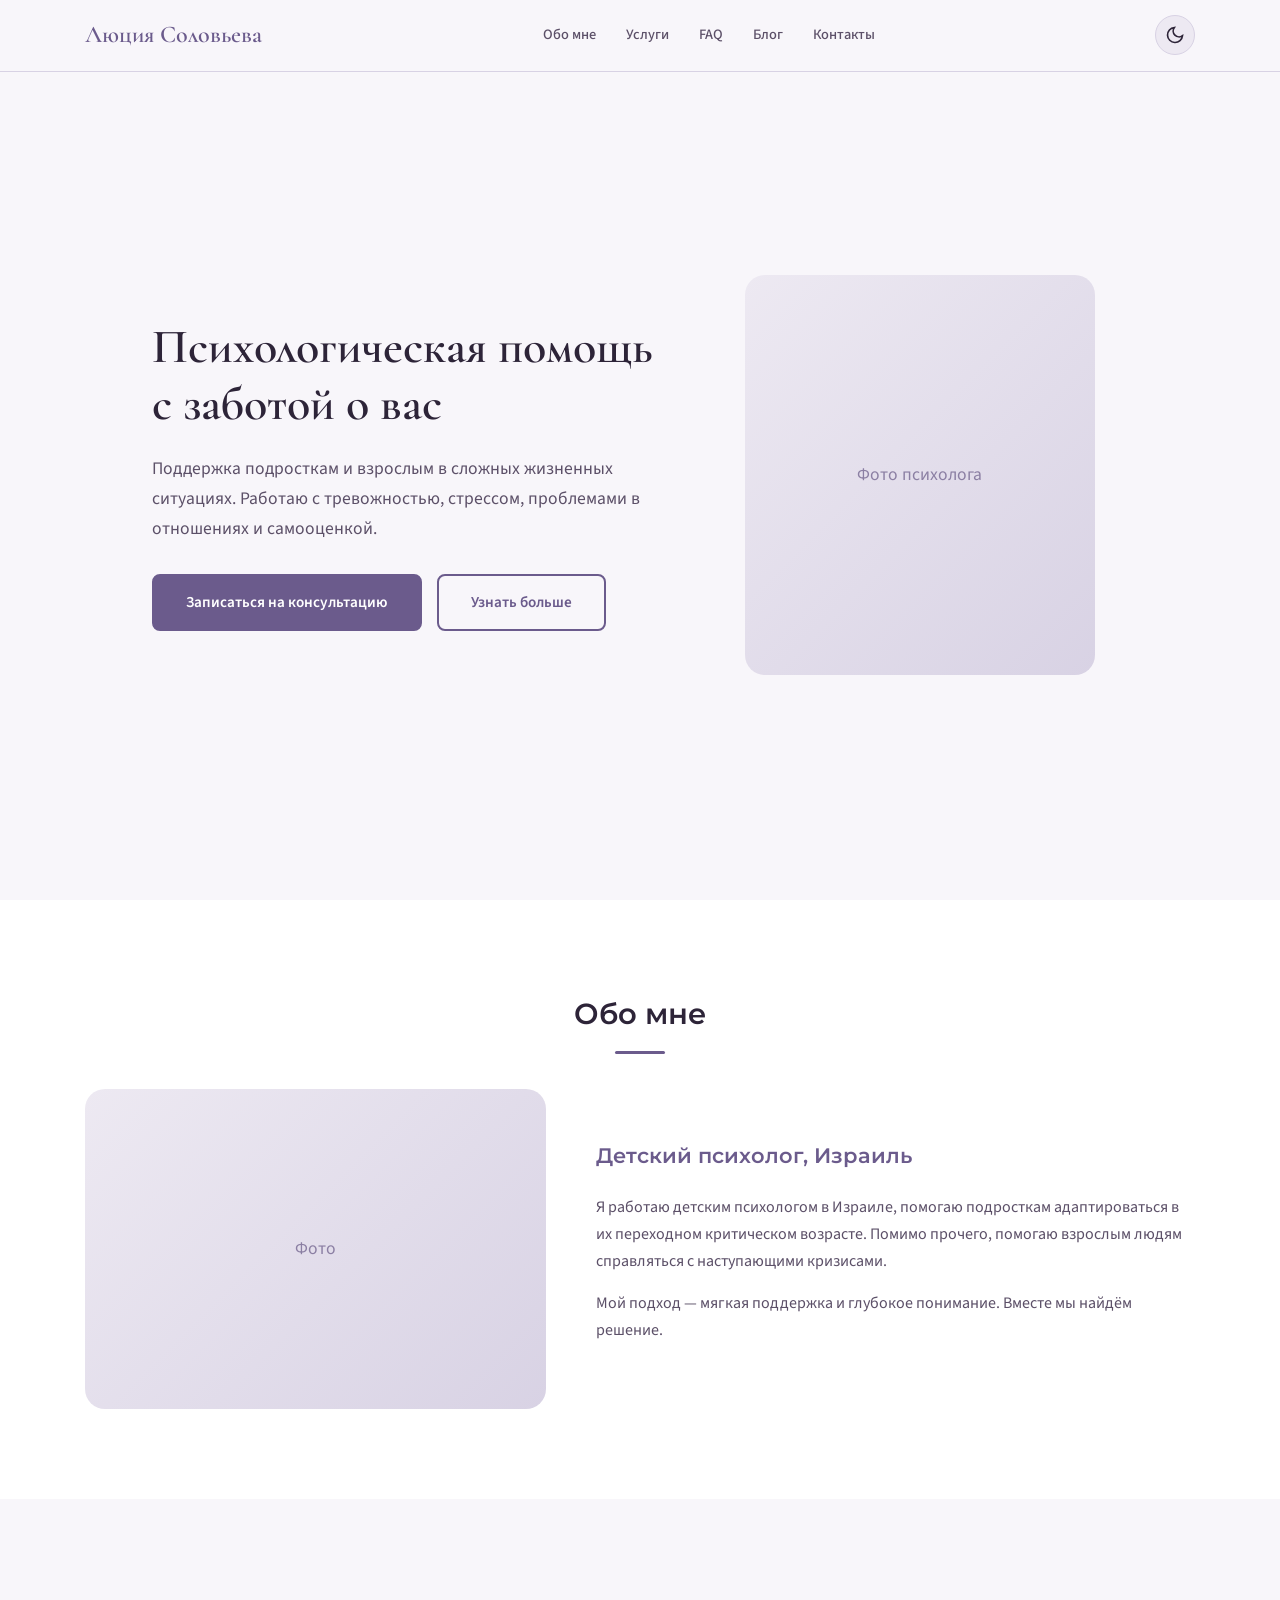
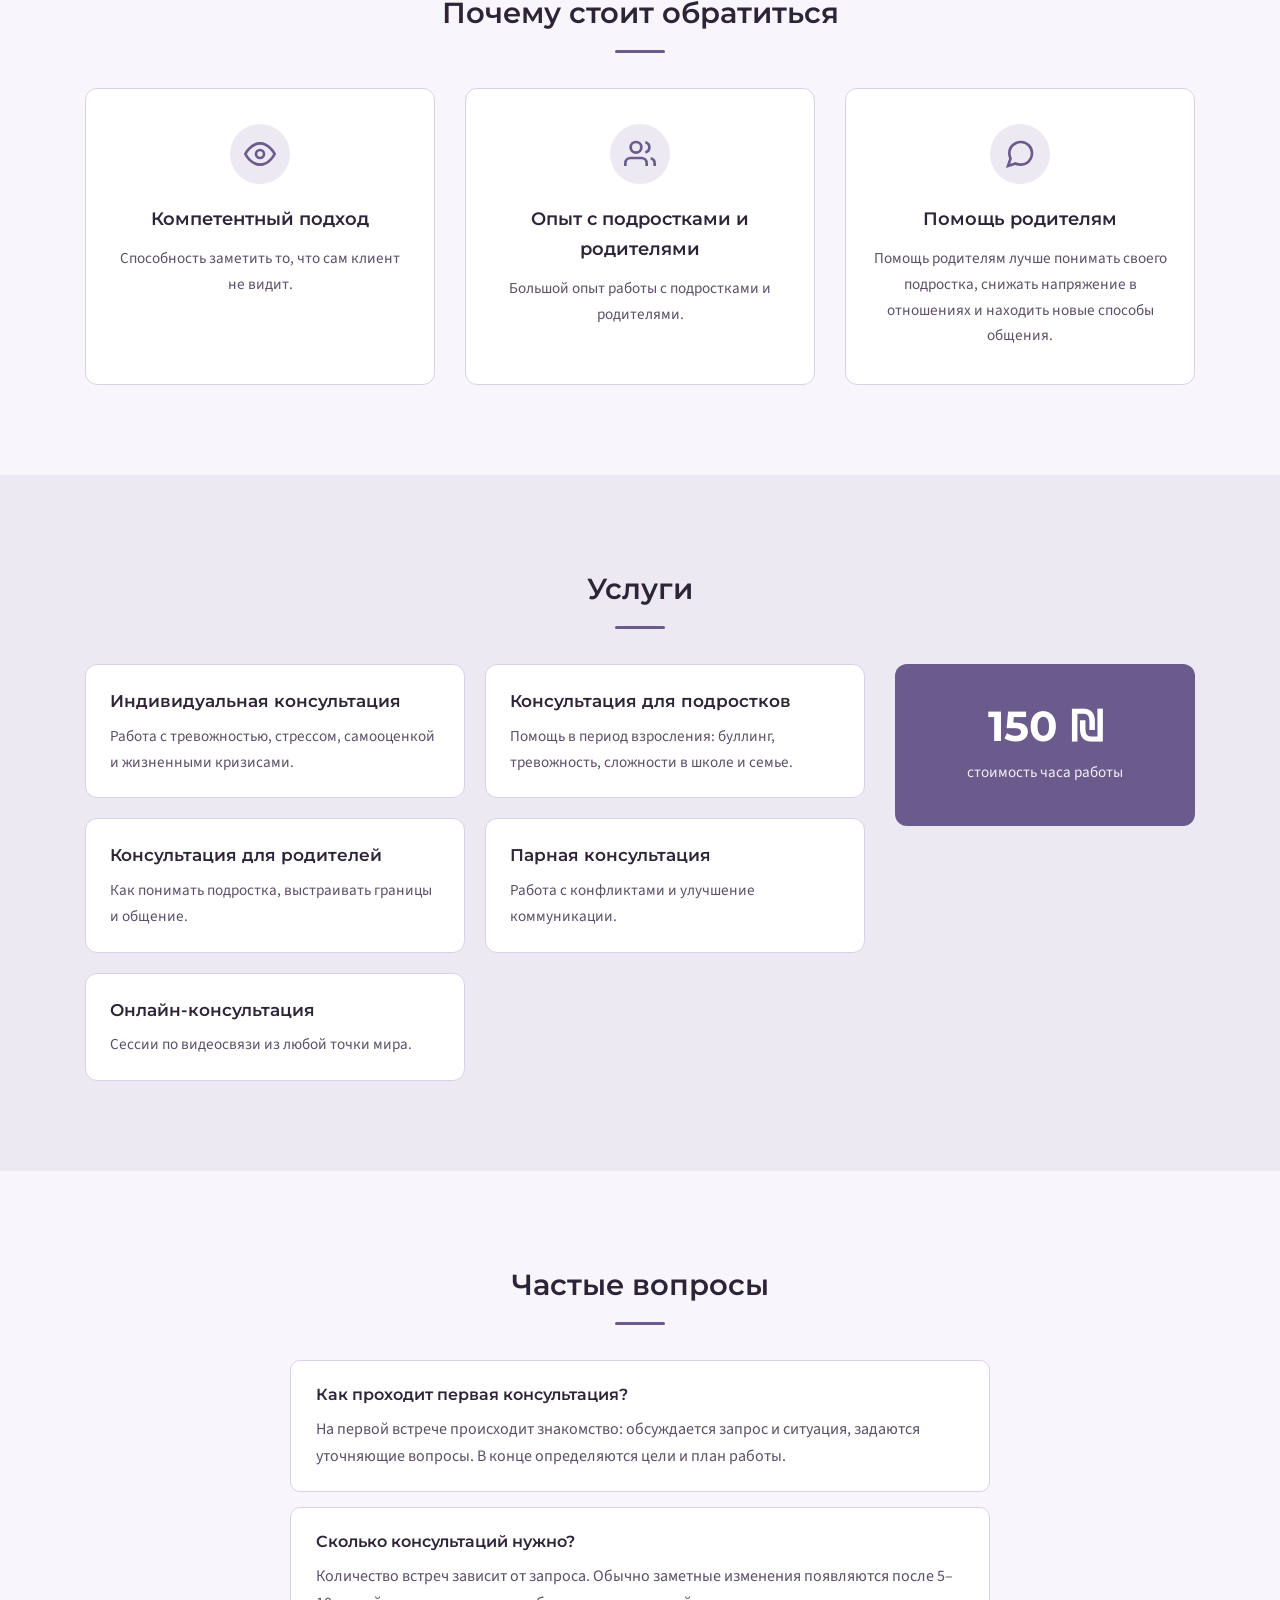
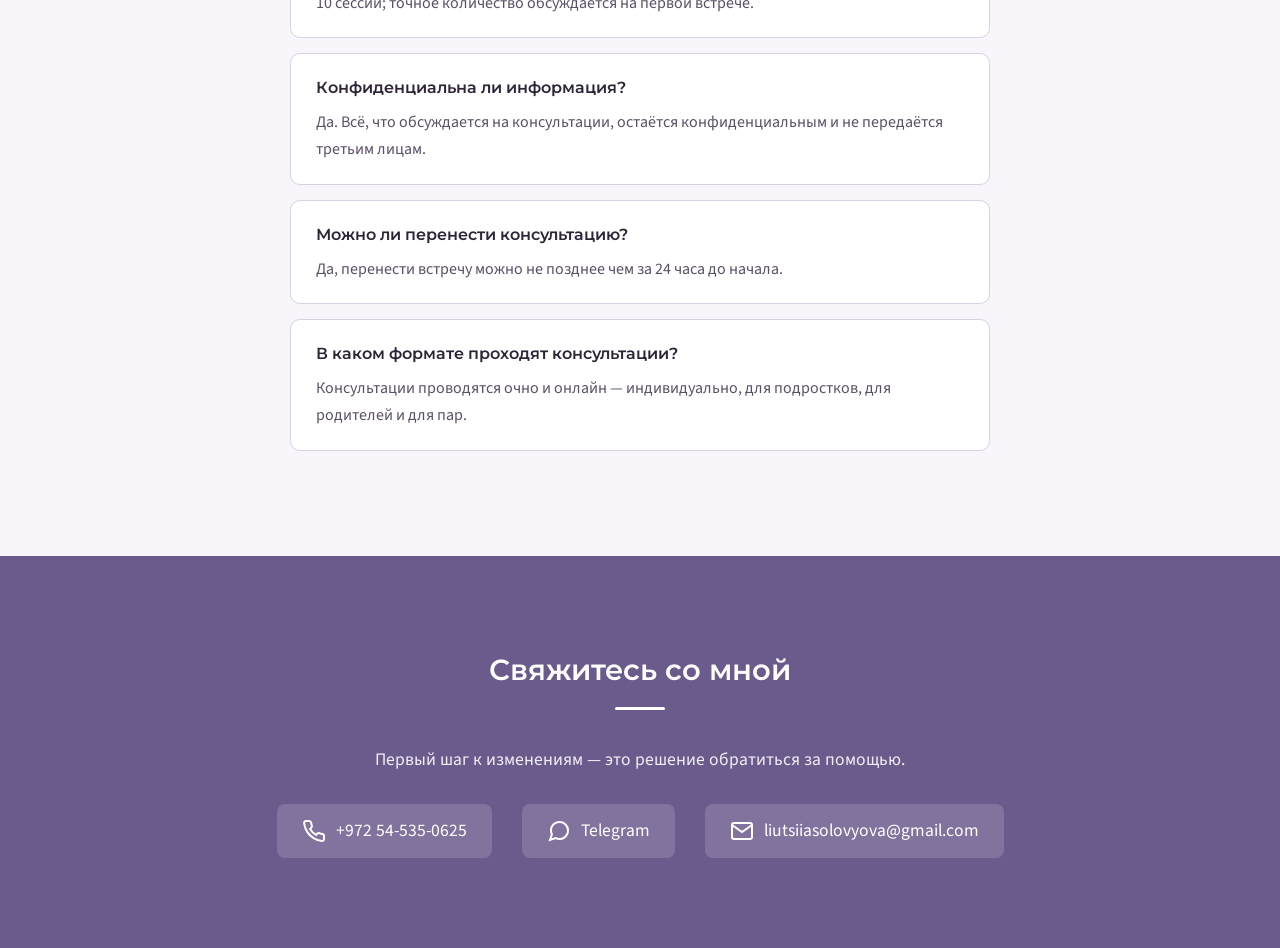
<file: index.html>
<!DOCTYPE html>
<html lang="ru">
<head>
    <meta charset="UTF-8">
    <meta name="viewport" content="width=device-width, initial-scale=1.0">
    <meta name="description" content="Психологическая помощь подросткам и взрослым. Индивидуальные консультации, работа с тревожностью, стрессом и отношениями.">
    <meta name="keywords" content="психолог, консультация психолога, помощь подросткам, тревожность, стресс, отношения">
    <meta property="og:title" content="Психолог - Консультации">
    <meta property="og:description" content="Профессиональная психологическая помощь">
    <title>Психолог | Консультации</title>
    <link rel="preconnect" href="https://fonts.googleapis.com">
    <link rel="preconnect" href="https://fonts.gstatic.com" crossorigin>
    <link href="https://fonts.googleapis.com/css2?family=Cormorant+Garamond:wght@400;600&family=Montserrat:wght@400;600;700&family=Source+Sans+Pro:wght@300;400;600&display=swap" rel="stylesheet">
    <link rel="stylesheet" href="css/style.css">
</head>
<body>
    <header class="header">
        <div class="container header__inner">
            <a href="#" class="logo">Люция Соловьева</a>
            <nav class="nav">
                <a href="#about" class="nav__link">Обо мне</a>
                <a href="#services" class="nav__link">Услуги</a>
                <a href="#faq" class="nav__link">FAQ</a>
                <a href="blog.html" class="nav__link">Блог</a>
                <a href="#contacts" class="nav__link">Контакты</a>
            </nav>
            <button class="theme-toggle" id="themeToggle" aria-label="Переключить тему">
                <svg class="icon-sun" width="20" height="20" viewBox="0 0 24 24" fill="none" stroke="currentColor" stroke-width="2">
                    <circle cx="12" cy="12" r="5"></circle>
                    <line x1="12" y1="1" x2="12" y2="3"></line>
                    <line x1="12" y1="21" x2="12" y2="23"></line>
                    <line x1="4.22" y1="4.22" x2="5.64" y2="5.64"></line>
                    <line x1="18.36" y1="18.36" x2="19.78" y2="19.78"></line>
                    <line x1="1" y1="12" x2="3" y2="12"></line>
                    <line x1="21" y1="12" x2="23" y2="12"></line>
                    <line x1="4.22" y1="19.78" x2="5.64" y2="18.36"></line>
                    <line x1="18.36" y1="5.64" x2="19.78" y2="4.22"></line>
                </svg>
                <svg class="icon-moon" width="20" height="20" viewBox="0 0 24 24" fill="none" stroke="currentColor" stroke-width="2">
                    <path d="M21 12.79A9 9 0 1 1 11.21 3 7 7 0 0 0 21 12.79z"></path>
                </svg>
            </button>
            <button class="mobile-menu-btn" id="mobileMenuBtn" aria-label="Меню">
                <span></span>
                <span></span>
                <span></span>
            </button>
        </div>
    </header>

    <section class="hero">
        <div class="container hero__inner">
            <div class="hero__content">
                <h1 class="hero__title">Психологическая помощь<br>с заботой о вас</h1>
                <p class="hero__subtitle">Поддержка подросткам и взрослым в сложных жизненных ситуациях. Работаю с тревожностью, стрессом, проблемами в отношениях и самооценкой.</p>
                <div class="hero__buttons">
                    <a href="#contacts" class="btn btn--primary">Записаться на консультацию</a>
                    <a href="#about" class="btn btn--secondary">Узнать больше</a>
                </div>
            </div>
            <div class="hero__image">
                <div class="hero__photo-placeholder">Фото психолога</div>
            </div>
        </div>
    </section>

    <section class="section about" id="about">
        <div class="container">
            <h2 class="section-title">Обо мне</h2>
            <div class="about__grid">
                <div class="about__photo">
                    <div class="photo-placeholder">Фото</div>
                </div>
                <div class="about__content">
                    <h3>Детский психолог, Израиль</h3>
                    <p>Я работаю детским психологом в Израиле, помогаю подросткам адаптироваться в их переходном критическом возрасте. Помимо прочего, помогаю взрослым людям справляться с наступающими кризисами.</p>
                    <p>Мой подход — мягкая поддержка и глубокое понимание. Вместе мы найдём решение.</p>
                </div>
            </div>
        </div>
    </section>

    <section class="section advantages">
        <div class="container">
            <h2 class="section-title">Почему стоит обратиться</h2>
            <div class="advantages__grid">
                <div class="advantage-card">
                    <div class="advantage-card__icon">
                        <svg width="32" height="32" viewBox="0 0 24 24" fill="none" stroke="currentColor" stroke-width="2">
                            <path d="M1 12s4-8 11-8 11 8 11 8-4 8-11 8-11-8-11-8z"></path>
                            <circle cx="12" cy="12" r="3"></circle>
                        </svg>
                    </div>
                    <h3>Компетентный подход</h3>
                    <p>Способность заметить то, что сам клиент не видит.</p>
                </div>
                <div class="advantage-card">
                    <div class="advantage-card__icon">
                        <svg width="32" height="32" viewBox="0 0 24 24" fill="none" stroke="currentColor" stroke-width="2">
                            <path d="M17 21v-2a4 4 0 0 0-4-4H5a4 4 0 0 0-4 4v2"></path>
                            <circle cx="9" cy="7" r="4"></circle>
                            <path d="M23 21v-2a4 4 0 0 0-3-3.87"></path>
                            <path d="M16 3.13a4 4 0 0 1 0 7.75"></path>
                        </svg>
                    </div>
                    <h3>Опыт с подростками и родителями</h3>
                    <p>Большой опыт работы с подростками и родителями.</p>
                </div>
                <div class="advantage-card">
                    <div class="advantage-card__icon">
                        <svg width="32" height="32" viewBox="0 0 24 24" fill="none" stroke="currentColor" stroke-width="2">
                            <path d="M21 11.5a8.38 8.38 0 0 1-.9 3.8 8.5 8.5 0 0 1-7.6 4.7 8.38 8.38 0 0 1-3.8-.9L3 21l1.9-5.7a8.38 8.38 0 0 1-.9-3.8 8.5 8.5 0 0 1 4.7-7.6 8.38 8.38 0 0 1 3.8-.9h.5a8.48 8.48 0 0 1 8 8v.5z"></path>
                        </svg>
                    </div>
                    <h3>Помощь родителям</h3>
                    <p>Помощь родителям лучше понимать своего подростка, снижать напряжение в отношениях и находить новые способы общения.</p>
                </div>
            </div>
        </div>
    </section>

    <section class="section services" id="services">
        <div class="container">
            <h2 class="section-title">Услуги</h2>
            <div class="services__inner">
                <ul class="services__list">
                    <li>
                        <span class="services__name">Индивидуальная консультация</span>
                        <span class="services__desc">Работа с тревожностью, стрессом, самооценкой и жизненными кризисами.</span>
                    </li>
                    <li>
                        <span class="services__name">Консультация для подростков</span>
                        <span class="services__desc">Помощь в период взросления: буллинг, тревожность, сложности в школе и семье.</span>
                    </li>
                    <li>
                        <span class="services__name">Консультация для родителей</span>
                        <span class="services__desc">Как понимать подростка, выстраивать границы и общение.</span>
                    </li>
                    <li>
                        <span class="services__name">Парная консультация</span>
                        <span class="services__desc">Работа с конфликтами и улучшение коммуникации.</span>
                    </li>
                    <li>
                        <span class="services__name">Онлайн-консультация</span>
                        <span class="services__desc">Сессии по видеосвязи из любой точки мира.</span>
                    </li>
                </ul>
                <aside class="services__price">
                    <div class="services__price-value">150 ₪</div>
                    <div class="services__price-label">стоимость часа работы</div>
                </aside>
            </div>
        </div>
    </section>

    <section class="section faq" id="faq">
        <div class="container">
            <h2 class="section-title">Частые вопросы</h2>
            <div class="faq__list">
                <div class="faq__item">
                    <div class="faq__question">Как проходит первая консультация?</div>
                    <div class="faq__answer">
                        <p>На первой встрече происходит знакомство: обсуждается запрос и ситуация, задаются уточняющие вопросы. В конце определяются цели и план работы.</p>
                    </div>
                </div>
                <div class="faq__item">
                    <div class="faq__question">Сколько консультаций нужно?</div>
                    <div class="faq__answer">
                        <p>Количество встреч зависит от запроса. Обычно заметные изменения появляются после 5–10 сессий; точное количество обсуждается на первой встрече.</p>
                    </div>
                </div>
                <div class="faq__item">
                    <div class="faq__question">Конфиденциальна ли информация?</div>
                    <div class="faq__answer">
                        <p>Да. Всё, что обсуждается на консультации, остаётся конфиденциальным и не передаётся третьим лицам.</p>
                    </div>
                </div>
                <div class="faq__item">
                    <div class="faq__question">Можно ли перенести консультацию?</div>
                    <div class="faq__answer">
                        <p>Да, перенести встречу можно не позднее чем за 24 часа до начала.</p>
                    </div>
                </div>
                <div class="faq__item">
                    <div class="faq__question">В каком формате проходят консультации?</div>
                    <div class="faq__answer">
                        <p>Консультации проводятся очно и онлайн — индивидуально, для подростков, для родителей и для пар.</p>
                    </div>
                </div>
            </div>
        </div>
    </section>

    <section class="section contacts" id="contacts">
        <div class="container">
            <h2 class="section-title">Свяжитесь со мной</h2>
            <p class="contacts__text">Первый шаг к изменениям — это решение обратиться за помощью.</p>
            <div class="contacts__links">
                <a href="tel:+972545350625" class="contact-link">
                    <svg width="24" height="24" viewBox="0 0 24 24" fill="none" stroke="currentColor" stroke-width="2">
                        <path d="M22 16.92v3a2 2 0 0 1-2.18 2 19.79 19.79 0 0 1-8.63-3.07 19.5 19.5 0 0 1-6-6 19.79 19.79 0 0 1-3.07-8.67A2 2 0 0 1 4.11 2h3a2 2 0 0 1 2 1.72 12.84 12.84 0 0 0 .7 2.81 2 2 0 0 1-.45 2.11L8.09 9.91a16 16 0 0 0 6 6l1.27-1.27a2 2 0 0 1 2.11-.45 12.84 12.84 0 0 0 2.81.7A2 2 0 0 1 22 16.92z"></path>
                    </svg>
                    +972 54-535-0625
                </a>
                <a href="https://t.me/Lutsiasivokon" class="contact-link" target="_blank" rel="noopener">
                    <svg width="24" height="24" viewBox="0 0 24 24" fill="none" stroke="currentColor" stroke-width="2">
                        <path d="M21 11.5a8.38 8.38 0 0 1-.9 3.8 8.5 8.5 0 0 1-7.6 4.7 8.38 8.38 0 0 1-3.8-.9L3 21l1.9-5.7a8.38 8.38 0 0 1-.9-3.8 8.5 8.5 0 0 1 4.7-7.6 8.38 8.38 0 0 1 3.8-.9h.5a8.48 8.48 0 0 1 8 8v.5z"></path>
                    </svg>
                    Telegram
                </a>
                <a href="mailto:liutsiiasolovyova@gmail.com" class="contact-link">
                    <svg width="24" height="24" viewBox="0 0 24 24" fill="none" stroke="currentColor" stroke-width="2">
                        <path d="M4 4h16c1.1 0 2 .9 2 2v12c0 1.1-.9 2-2 2H4c-1.1 0-2-.9-2-2V6c0-1.1.9-2 2-2z"></path>
                        <polyline points="22,6 12,13 2,6"></polyline>
                    </svg>
                    liutsiiasolovyova@gmail.com
                </a>
            </div>
        </div>
    </section>

    <button class="scroll-top" id="scrollTop" aria-label="Наверх">
        <svg width="24" height="24" viewBox="0 0 24 24" fill="none" stroke="currentColor" stroke-width="2">
            <polyline points="18 15 12 9 6 15"></polyline>
        </svg>
    </button>

    <script src="js/script.js"></script>
</body>
</html>
</file>
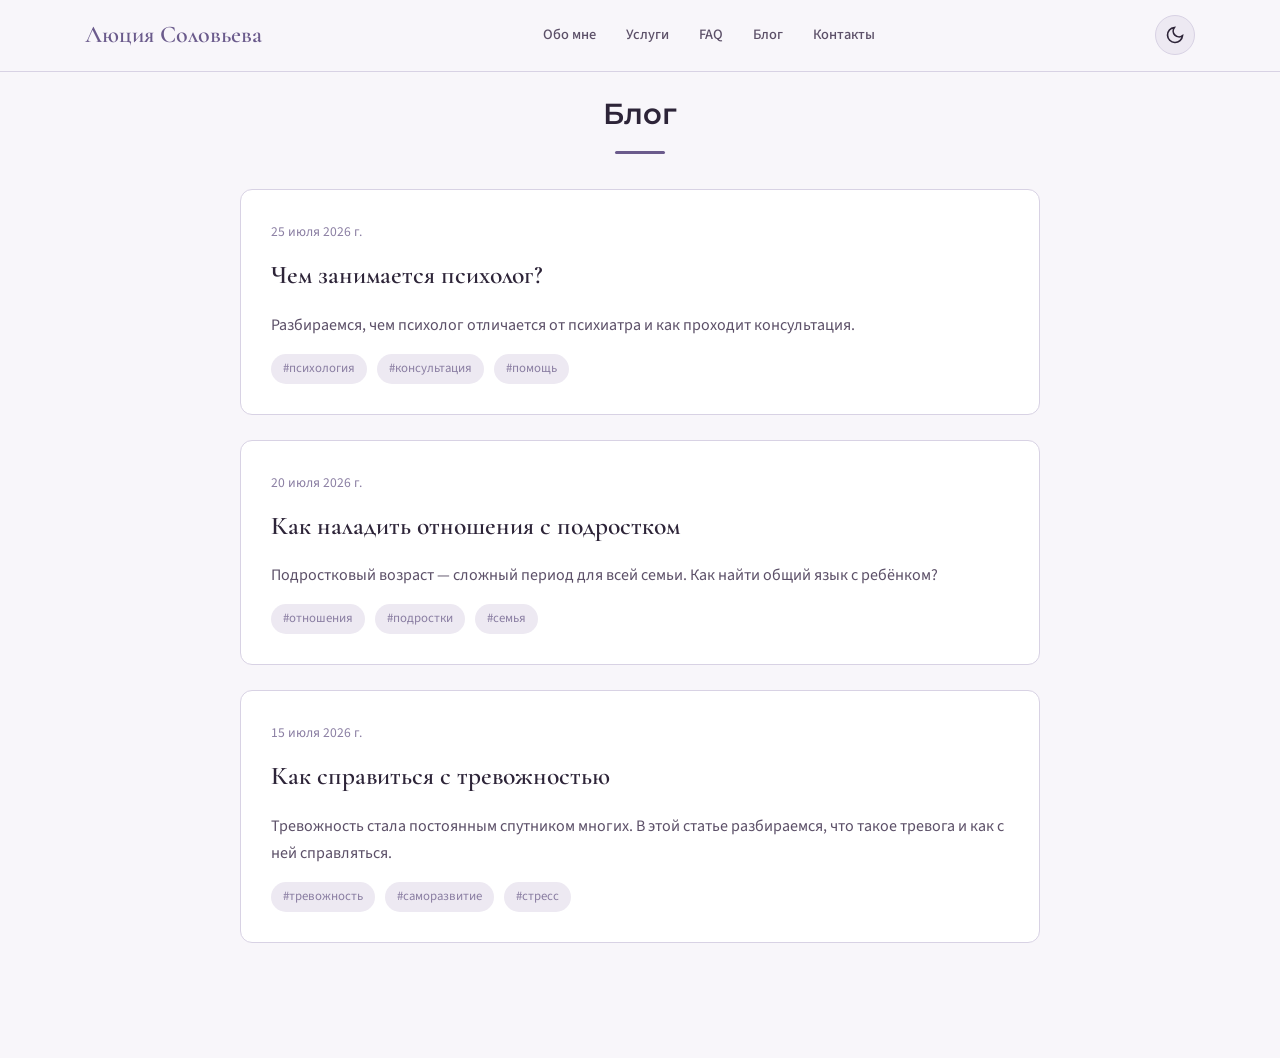
<file: blog.html>
<!DOCTYPE html>
<html lang="ru">
<head>
    <meta charset="UTF-8">
    <meta name="viewport" content="width=device-width, initial-scale=1.0">
    <meta name="description" content="Блог психолога. Статьи о психологии, отношениях, саморазвитии.">
    <meta name="keywords" content="блог, психология, статьи, саморазвитие">
    <title>Блог | Психолог</title>
    <link rel="preconnect" href="https://fonts.googleapis.com">
    <link rel="preconnect" href="https://fonts.gstatic.com" crossorigin>
    <link href="https://fonts.googleapis.com/css2?family=Cormorant+Garamond:wght@400;600&family=Montserrat:wght@400;600;700&family=Source+Sans+Pro:wght@300;400;600&display=swap" rel="stylesheet">
    <link rel="stylesheet" href="css/style.css">
    <style>
        .blog-list {
            max-width: 800px;
            margin: 0 auto;
        }
        
        .blog-card {
            background: var(--bg-card);
            border: 1px solid var(--border);
            border-radius: 12px;
            padding: 30px;
            margin-bottom: 25px;
            transition: all var(--transition);
        }
        
        .blog-card:hover {
            transform: translateY(-3px);
            box-shadow: 0 10px 30px var(--shadow);
            border-color: var(--accent-light);
        }
        
        .blog-card__date {
            font-size: 0.85rem;
            color: var(--text-light);
            margin-bottom: 10px;
        }
        
        .blog-card__title {
            font-family: 'Cormorant Garamond', serif;
            font-size: 1.6rem;
            font-weight: 600;
            margin-bottom: 15px;
            color: var(--text);
        }
        
        .blog-card__title a {
            color: inherit;
            text-decoration: none;
            transition: color var(--transition);
        }
        
        .blog-card__title a:hover {
            color: var(--accent);
        }
        
        .blog-card__excerpt {
            color: var(--text-secondary);
            margin-bottom: 15px;
            line-height: 1.7;
        }
        
        .blog-card__tags {
            display: flex;
            gap: 10px;
            flex-wrap: wrap;
        }
        
        .blog-tag {
            font-size: 0.8rem;
            padding: 4px 12px;
            background: var(--bg-secondary);
            border-radius: 20px;
            color: var(--text-light);
        }
        
        .blog-article {
            max-width: 800px;
            margin: 0 auto;
            padding: 100px 20px 60px;
        }
        
        .blog-article__header {
            margin-bottom: 40px;
            padding-bottom: 30px;
            border-bottom: 1px solid var(--border);
        }
        
        .blog-article__date {
            color: var(--text-light);
            font-size: 0.9rem;
            margin-bottom: 15px;
        }
        
        .blog-article__title {
            font-family: 'Cormorant Garamond', serif;
            font-size: 2.5rem;
            font-weight: 600;
            line-height: 1.3;
            margin-bottom: 20px;
            color: var(--text);
        }
        
        .blog-article__content {
            color: var(--text-secondary);
            line-height: 1.8;
        }
        
        .blog-article__content h2 {
            font-family: 'Montserrat', sans-serif;
            font-size: 1.5rem;
            margin: 40px 0 20px;
            color: var(--text);
        }
        
        .blog-article__content h3 {
            font-family: 'Montserrat', sans-serif;
            font-size: 1.2rem;
            margin: 30px 0 15px;
            color: var(--text);
        }
        
        .blog-article__content p {
            margin-bottom: 20px;
        }
        
        .blog-article__content ul, 
        .blog-article__content ol {
            margin-bottom: 20px;
            padding-left: 25px;
        }
        
        .blog-article__content li {
            margin-bottom: 10px;
        }
        
        .blog-article__content blockquote {
            border-left: 4px solid var(--accent);
            padding-left: 20px;
            margin: 25px 0;
            font-style: italic;
            color: var(--text-light);
        }
        
        .blog-article__content a {
            color: var(--accent);
        }
        
        .blog-article__content img {
            max-width: 100%;
            border-radius: 8px;
            margin: 20px 0;
        }
        
        .back-link {
            display: inline-flex;
            align-items: center;
            gap: 8px;
            color: var(--accent);
            text-decoration: none;
            margin-bottom: 30px;
            font-weight: 500;
        }
        
        .back-link:hover {
            text-decoration: underline;
        }
        
        .loading {
            text-align: center;
            padding: 60px 20px;
            color: var(--text-light);
        }
        
        .error {
            text-align: center;
            padding: 60px 20px;
            color: #c0392b;
        }
        
        .blog-empty {
            text-align: center;
            padding: 60px 20px;
            color: var(--text-light);
        }
    </style>
</head>
<body>
    <header class="header">
        <div class="container header__inner">
            <a href="index.html" class="logo">Люция Соловьева</a>
            <nav class="nav">
                <a href="index.html#about" class="nav__link">Обо мне</a>
                <a href="index.html#services" class="nav__link">Услуги</a>
                <a href="index.html#faq" class="nav__link">FAQ</a>
                <a href="blog.html" class="nav__link">Блог</a>
                <a href="index.html#contacts" class="nav__link">Контакты</a>
            </nav>
            <button class="theme-toggle" id="themeToggle" aria-label="Переключить тему">
                <svg class="icon-sun" width="20" height="20" viewBox="0 0 24 24" fill="none" stroke="currentColor" stroke-width="2">
                    <circle cx="12" cy="12" r="5"></circle>
                    <line x1="12" y1="1" x2="12" y2="3"></line>
                    <line x1="12" y1="21" x2="12" y2="23"></line>
                    <line x1="4.22" y1="4.22" x2="5.64" y2="5.64"></line>
                    <line x1="18.36" y1="18.36" x2="19.78" y2="19.78"></line>
                    <line x1="1" y1="12" x2="3" y2="12"></line>
                    <line x1="21" y1="12" x2="23" y2="12"></line>
                    <line x1="4.22" y1="19.78" x2="5.64" y2="18.36"></line>
                    <line x1="18.36" y1="5.64" x2="19.78" y2="4.22"></line>
                </svg>
                <svg class="icon-moon" width="20" height="20" viewBox="0 0 24 24" fill="none" stroke="currentColor" stroke-width="2">
                    <path d="M21 12.79A9 9 0 1 1 11.21 3 7 7 0 0 0 21 12.79z"></path>
                </svg>
            </button>
            <button class="mobile-menu-btn" id="mobileMenuBtn" aria-label="Меню">
                <span></span>
                <span></span>
                <span></span>
            </button>
        </div>
    </header>

    <main id="blogContent">
        <div class="loading">Загрузка статей...</div>
    </main>

    <button class="scroll-top" id="scrollTop" aria-label="Наверх">
        <svg width="24" height="24" viewBox="0 0 24 24" fill="none" stroke="currentColor" stroke-width="2">
            <polyline points="18 15 12 9 6 15"></polyline>
        </svg>
    </button>

    <script src="js/script.js"></script>
    <script src="js/blog.js"></script>
</body>
</html>
</file>
<file: css/style.css>
:root {
    --bg: #F8F6FA;
    --bg-secondary: #EDE9F2;
    --bg-card: #FFFFFF;
    --accent: #6B5B8C;
    --accent-light: #9B8AB8;
    --accent-dark: #4A3F63;
    --accent-green: #5A8A7C;
    --text: #2D2438;
    --text-secondary: #5C5068;
    --text-light: #8B7FA3;
    --border: #D8D2E4;
    --shadow: rgba(107, 91, 140, 0.12);
    --shadow-hover: rgba(107, 91, 140, 0.25);
    --transition: 0.3s ease;
}

[data-theme="dark"] {
    --bg: #1A1625;
    --bg-secondary: #252033;
    --bg-card: #2D2438;
    --accent: #9B8AB8;
    --accent-light: #B8A9D0;
    --accent-dark: #7A6A93;
    --accent-green: #6B9A8C;
    --text: #F0ECF4;
    --text-secondary: #C4BBD4;
    --text-light: #8B7FA3;
    --border: #3D344D;
    --shadow: rgba(0, 0, 0, 0.3);
    --shadow-hover: rgba(0, 0, 0, 0.5);
}

* {
    margin: 0;
    padding: 0;
    box-sizing: border-box;
}

html {
    scroll-behavior: smooth;
}

body {
    font-family: 'Source Sans Pro', 'Open Sans', sans-serif;
    background: var(--bg);
    color: var(--text);
    line-height: 1.7;
    transition: background var(--transition), color var(--transition);
}

.container {
    max-width: 1150px;
    margin: 0 auto;
    padding: 0 20px;
}

/* Header */
.header {
    position: fixed;
    top: 0;
    left: 0;
    right: 0;
    z-index: 1000;
    background: var(--bg);
    backdrop-filter: blur(10px);
    border-bottom: 1px solid var(--border);
    transition: background var(--transition), border-color var(--transition);
}

.header__inner {
    display: flex;
    justify-content: space-between;
    align-items: center;
    padding: 15px 20px;
}

.logo {
    font-family: 'Cormorant Garamond', serif;
    font-size: 1.5rem;
    font-weight: 600;
    color: var(--accent);
    text-decoration: none;
    transition: color var(--transition);
}

.logo:hover {
    color: var(--accent-light);
}

.nav {
    display: flex;
    gap: 30px;
}

.nav__link {
    color: var(--text-secondary);
    text-decoration: none;
    font-size: 0.9rem;
    font-weight: 500;
    transition: color var(--transition);
    position: relative;
}

.nav__link::after {
    content: '';
    position: absolute;
    bottom: -4px;
    left: 0;
    width: 0;
    height: 2px;
    background: var(--accent);
    transition: width var(--transition);
}

.nav__link:hover {
    color: var(--accent);
}

.nav__link:hover::after {
    width: 100%;
}

.theme-toggle {
    background: var(--bg-secondary);
    border: 1px solid var(--border);
    border-radius: 50%;
    width: 40px;
    height: 40px;
    cursor: pointer;
    display: flex;
    align-items: center;
    justify-content: center;
    color: var(--text);
    transition: all var(--transition);
}

.theme-toggle:hover {
    background: var(--accent);
    color: white;
    border-color: var(--accent);
}

.icon-sun {
    display: none;
}

.icon-moon {
    display: block;
}

[data-theme="dark"] .icon-sun {
    display: block;
}

[data-theme="dark"] .icon-moon {
    display: none;
}

.mobile-menu-btn {
    display: none;
    flex-direction: column;
    gap: 5px;
    background: none;
    border: none;
    cursor: pointer;
    padding: 5px;
}

.mobile-menu-btn span {
    width: 25px;
    height: 2px;
    background: var(--text);
    transition: all var(--transition);
}

/* Hero */
.hero {
    padding: 150px 0 100px;
    min-height: 100vh;
    display: flex;
    align-items: center;
}

.hero__inner {
    display: grid;
    grid-template-columns: 1.2fr 1fr;
    gap: 60px;
    align-items: center;
}

.hero__title {
    font-family: 'Cormorant Garamond', serif;
    font-size: 3rem;
    font-weight: 600;
    line-height: 1.2;
    margin-bottom: 20px;
    color: var(--text);
    transition: color var(--transition);
}

.hero__subtitle {
    font-size: 1.1rem;
    color: var(--text-secondary);
    margin-bottom: 30px;
    max-width: 500px;
    transition: color var(--transition);
}

.hero__buttons {
    display: flex;
    gap: 15px;
    flex-wrap: wrap;
}

.btn {
    display: inline-block;
    padding: 14px 32px;
    text-decoration: none;
    border-radius: 8px;
    font-weight: 600;
    font-size: 0.95rem;
    transition: all var(--transition);
}

.btn--primary {
    background: var(--accent);
    color: white;
    border: 2px solid var(--accent);
}

.btn--primary:hover {
    background: var(--accent-dark);
    border-color: var(--accent-dark);
    transform: translateY(-2px);
    box-shadow: 0 8px 20px var(--shadow-hover);
}

.btn--secondary {
    background: transparent;
    color: var(--accent);
    border: 2px solid var(--accent);
}

.btn--secondary:hover {
    background: var(--accent);
    color: white;
}

.hero__image {
    display: flex;
    justify-content: center;
}

.hero__photo-placeholder,
.photo-placeholder {
    width: 100%;
    max-width: 350px;
    height: 400px;
    background: linear-gradient(135deg, var(--bg-secondary) 0%, var(--border) 100%);
    border-radius: 20px;
    display: flex;
    align-items: center;
    justify-content: center;
    color: var(--text-light);
    font-size: 1.1rem;
    transition: all var(--transition);
}

/* Sections */
.section {
    padding: 90px 0;
}

.section-title {
    font-family: 'Montserrat', sans-serif;
    font-size: 1.8rem;
    font-weight: 600;
    text-align: center;
    margin-bottom: 50px;
    color: var(--text);
    position: relative;
    transition: color var(--transition);
}

.section-title::after {
    content: '';
    position: absolute;
    bottom: -15px;
    left: 50%;
    transform: translateX(-50%);
    width: 50px;
    height: 3px;
    background: var(--accent);
    border-radius: 2px;
}

/* About */
.about {
    background: var(--bg-card);
    transition: background var(--transition);
}

.about__grid {
    display: grid;
    grid-template-columns: 1fr 1.3fr;
    gap: 50px;
    align-items: center;
}

.about__photo .photo-placeholder {
    height: 320px;
    max-width: 100%;
}

.about__content h3 {
    font-family: 'Montserrat', sans-serif;
    font-size: 1.3rem;
    font-weight: 600;
    margin-bottom: 20px;
    color: var(--accent);
    transition: color var(--transition);
}

.about__content p {
    margin-bottom: 15px;
    color: var(--text-secondary);
    transition: color var(--transition);
}

/* Advantages */
.advantages__grid {
    display: grid;
    grid-template-columns: repeat(3, 1fr);
    gap: 30px;
}

.advantage-card {
    background: var(--bg-card);
    padding: 35px 25px;
    border-radius: 12px;
    text-align: center;
    border: 1px solid var(--border);
    transition: all var(--transition);
}

.advantage-card:hover {
    transform: translateY(-5px);
    box-shadow: 0 15px 35px var(--shadow);
    border-color: var(--accent-light);
}

.advantage-card__icon {
    width: 60px;
    height: 60px;
    margin: 0 auto 20px;
    background: var(--bg-secondary);
    border-radius: 50%;
    display: flex;
    align-items: center;
    justify-content: center;
    color: var(--accent);
    transition: all var(--transition);
}

.advantage-card:hover .advantage-card__icon {
    background: var(--accent);
    color: white;
}

.advantage-card h3 {
    font-family: 'Montserrat', sans-serif;
    font-size: 1.1rem;
    font-weight: 600;
    margin-bottom: 12px;
    color: var(--text);
    transition: color var(--transition);
}

.advantage-card p {
    font-size: 0.95rem;
    color: var(--text-secondary);
    transition: color var(--transition);
}

/* Services */
.services {
    background: var(--bg-secondary);
    transition: background var(--transition);
}

.services__inner {
    display: grid;
    grid-template-columns: 1fr 300px;
    gap: 30px;
    align-items: start;
}

.services__list {
    list-style: none;
    display: grid;
    grid-template-columns: repeat(2, 1fr);
    gap: 20px;
}

.services__list li {
    background: var(--bg-card);
    border: 1px solid var(--border);
    border-radius: 12px;
    padding: 22px 24px;
    transition: all var(--transition);
}

.services__list li:hover {
    transform: translateY(-3px);
    box-shadow: 0 12px 30px var(--shadow);
    border-color: var(--accent-light);
}

.services__name {
    display: block;
    font-family: 'Montserrat', sans-serif;
    font-size: 1.05rem;
    font-weight: 600;
    color: var(--text);
    margin-bottom: 8px;
    transition: color var(--transition);
}

.services__desc {
    display: block;
    font-size: 0.95rem;
    color: var(--text-secondary);
    transition: color var(--transition);
}

.services__price {
    position: sticky;
    top: 100px;
    background: var(--accent);
    color: white;
    border-radius: 12px;
    padding: 40px 30px;
    text-align: center;
}

.services__price-value {
    font-family: 'Montserrat', sans-serif;
    font-size: 2.6rem;
    font-weight: 700;
    line-height: 1.1;
    margin-bottom: 10px;
}

.services__price-label {
    font-size: 0.95rem;
    opacity: 0.9;
}

/* FAQ */
.faq__list {
    max-width: 700px;
    margin: 0 auto;
}

.faq__item {
    background: var(--bg-card);
    border-radius: 10px;
    margin-bottom: 15px;
    border: 1px solid var(--border);
    overflow: hidden;
    transition: all var(--transition);
}

.faq__question {
    padding: 20px 25px 8px;
    font-family: 'Montserrat', sans-serif;
    font-size: 1rem;
    font-weight: 600;
    color: var(--text);
    transition: all var(--transition);
}

.faq__answer {
    padding: 0 25px 20px;
}

.faq__answer p {
    color: var(--text-secondary);
}

/* Contacts */
.contacts {
    background: var(--accent);
    color: white;
    text-align: center;
}

.contacts .section-title {
    color: white;
}

.contacts .section-title::after {
    background: white;
}

.contacts__text {
    font-size: 1.1rem;
    margin-bottom: 30px;
    opacity: 0.9;
}

.contacts__links {
    display: flex;
    justify-content: center;
    gap: 30px;
    flex-wrap: wrap;
}

.contact-link {
    display: inline-flex;
    align-items: center;
    gap: 10px;
    color: white;
    text-decoration: none;
    font-size: 1.1rem;
    padding: 12px 25px;
    background: rgba(255,255,255,0.15);
    border-radius: 8px;
    transition: all var(--transition);
}

.contact-link:hover {
    background: rgba(255,255,255,0.25);
    transform: translateY(-2px);
}

/* Scroll to top */
.scroll-top {
    position: fixed;
    bottom: 30px;
    right: 30px;
    width: 45px;
    height: 45px;
    background: var(--accent);
    color: white;
    border: none;
    border-radius: 50%;
    cursor: pointer;
    display: flex;
    align-items: center;
    justify-content: center;
    opacity: 0;
    visibility: hidden;
    transition: all var(--transition);
    box-shadow: 0 5px 15px var(--shadow);
    z-index: 999;
}

.scroll-top.visible {
    opacity: 1;
    visibility: visible;
}

.scroll-top:hover {
    background: var(--accent-dark);
    transform: translateY(-3px);
}

/* Animations */
.fade-in {
    opacity: 1;
    transform: translateY(0);
    transition: opacity 0.6s ease, transform 0.6s ease;
}

/* Responsive */
@media (max-width: 992px) {
    .hero__inner {
        grid-template-columns: 1fr;
        text-align: center;
    }
    
    .hero__subtitle {
        max-width: 100%;
    }
    
    .hero__buttons {
        justify-content: center;
    }
    
    .hero__photo-placeholder {
        max-width: 300px;
        height: 300px;
        margin: 0 auto;
    }
    
    .about__grid {
        grid-template-columns: 1fr;
    }
    
    .about__photo {
        order: -1;
    }
    
    .advantages__grid {
        grid-template-columns: 1fr;
    }
    
    .services__inner {
        grid-template-columns: 1fr;
    }
    
    .services__price {
        position: static;
        max-width: 320px;
        margin: 0 auto;
    }
}

@media (max-width: 768px) {
    .nav {
        display: none;
    }
    
    .mobile-menu-btn {
        display: flex;
    }
    
    .hero {
        padding: 120px 0 60px;
    }
    
    .hero__title {
        font-size: 2.2rem;
    }
    
    .section {
        padding: 60px 0;
    }
    
    .services__list {
        grid-template-columns: 1fr;
    }
    
    .contacts__links {
        flex-direction: column;
        align-items: center;
    }
    
    .scroll-top {
        bottom: 20px;
        right: 20px;
    }
}
</file>
